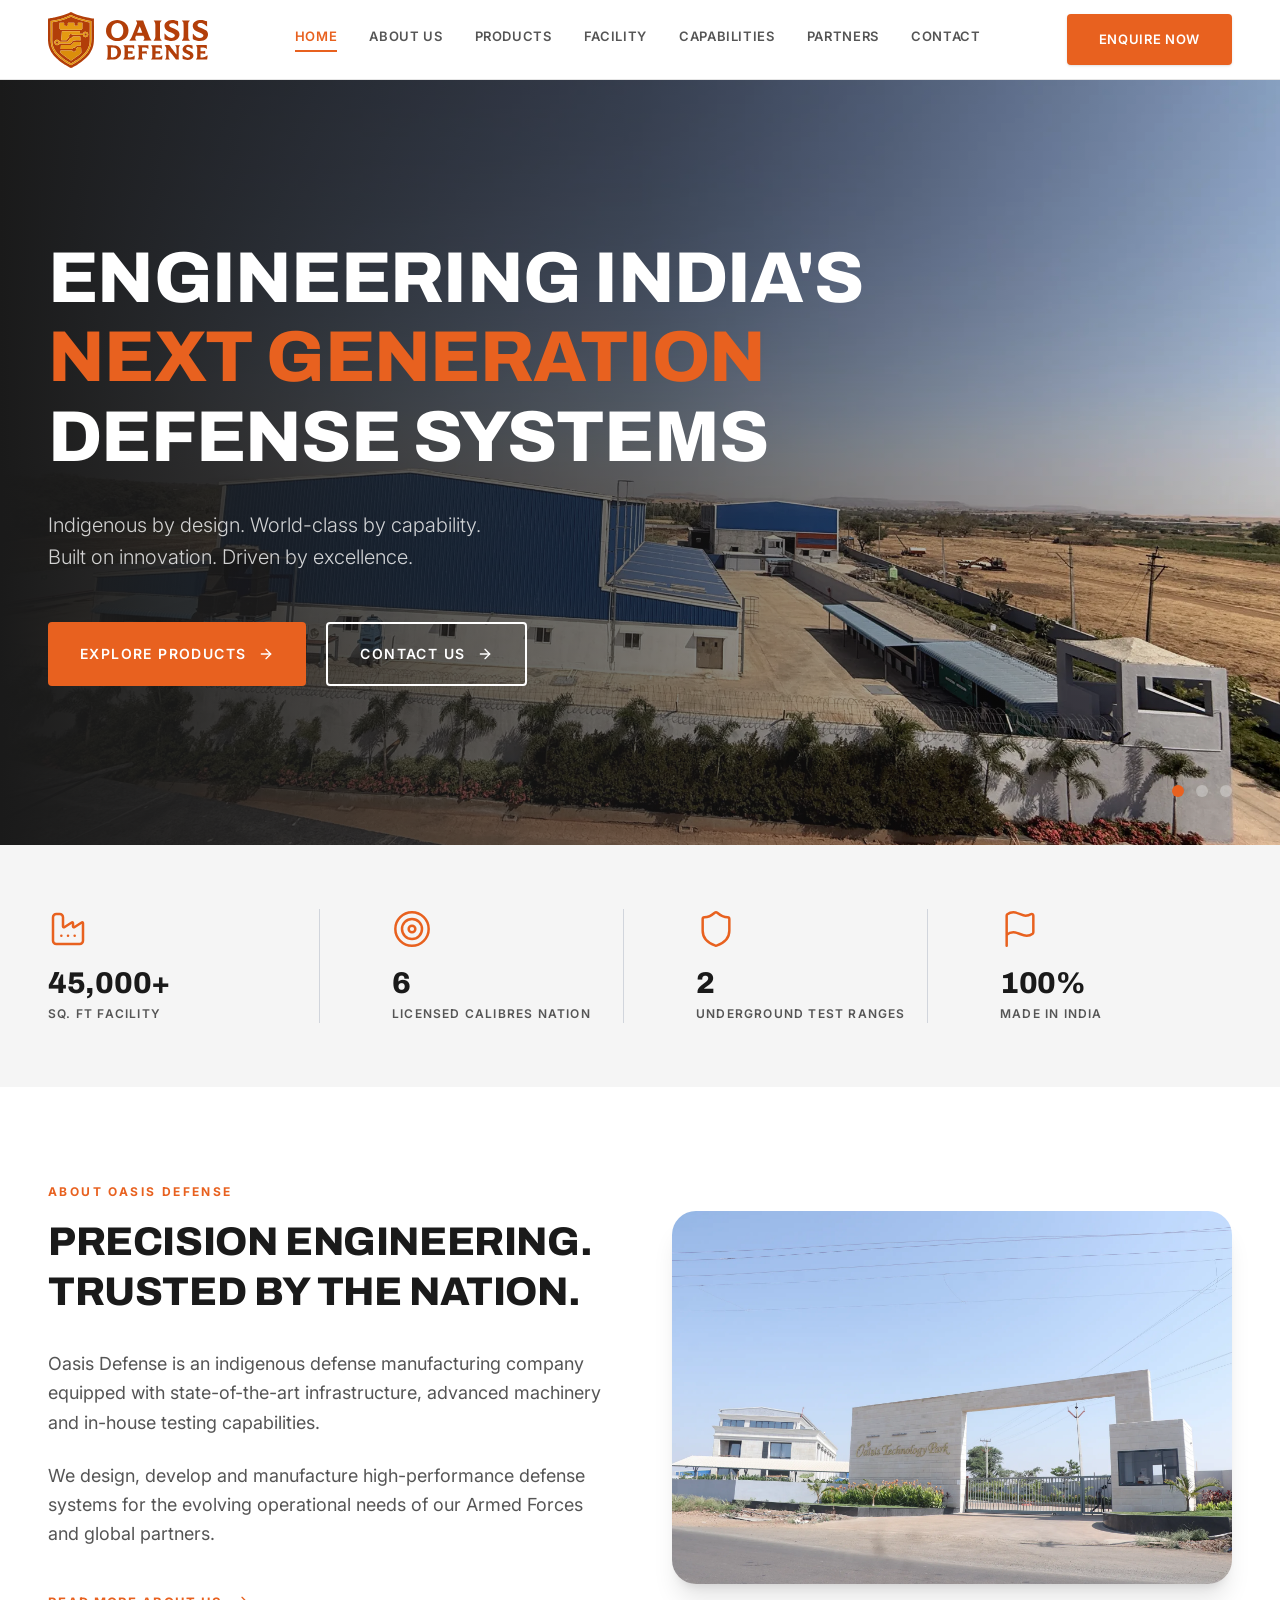
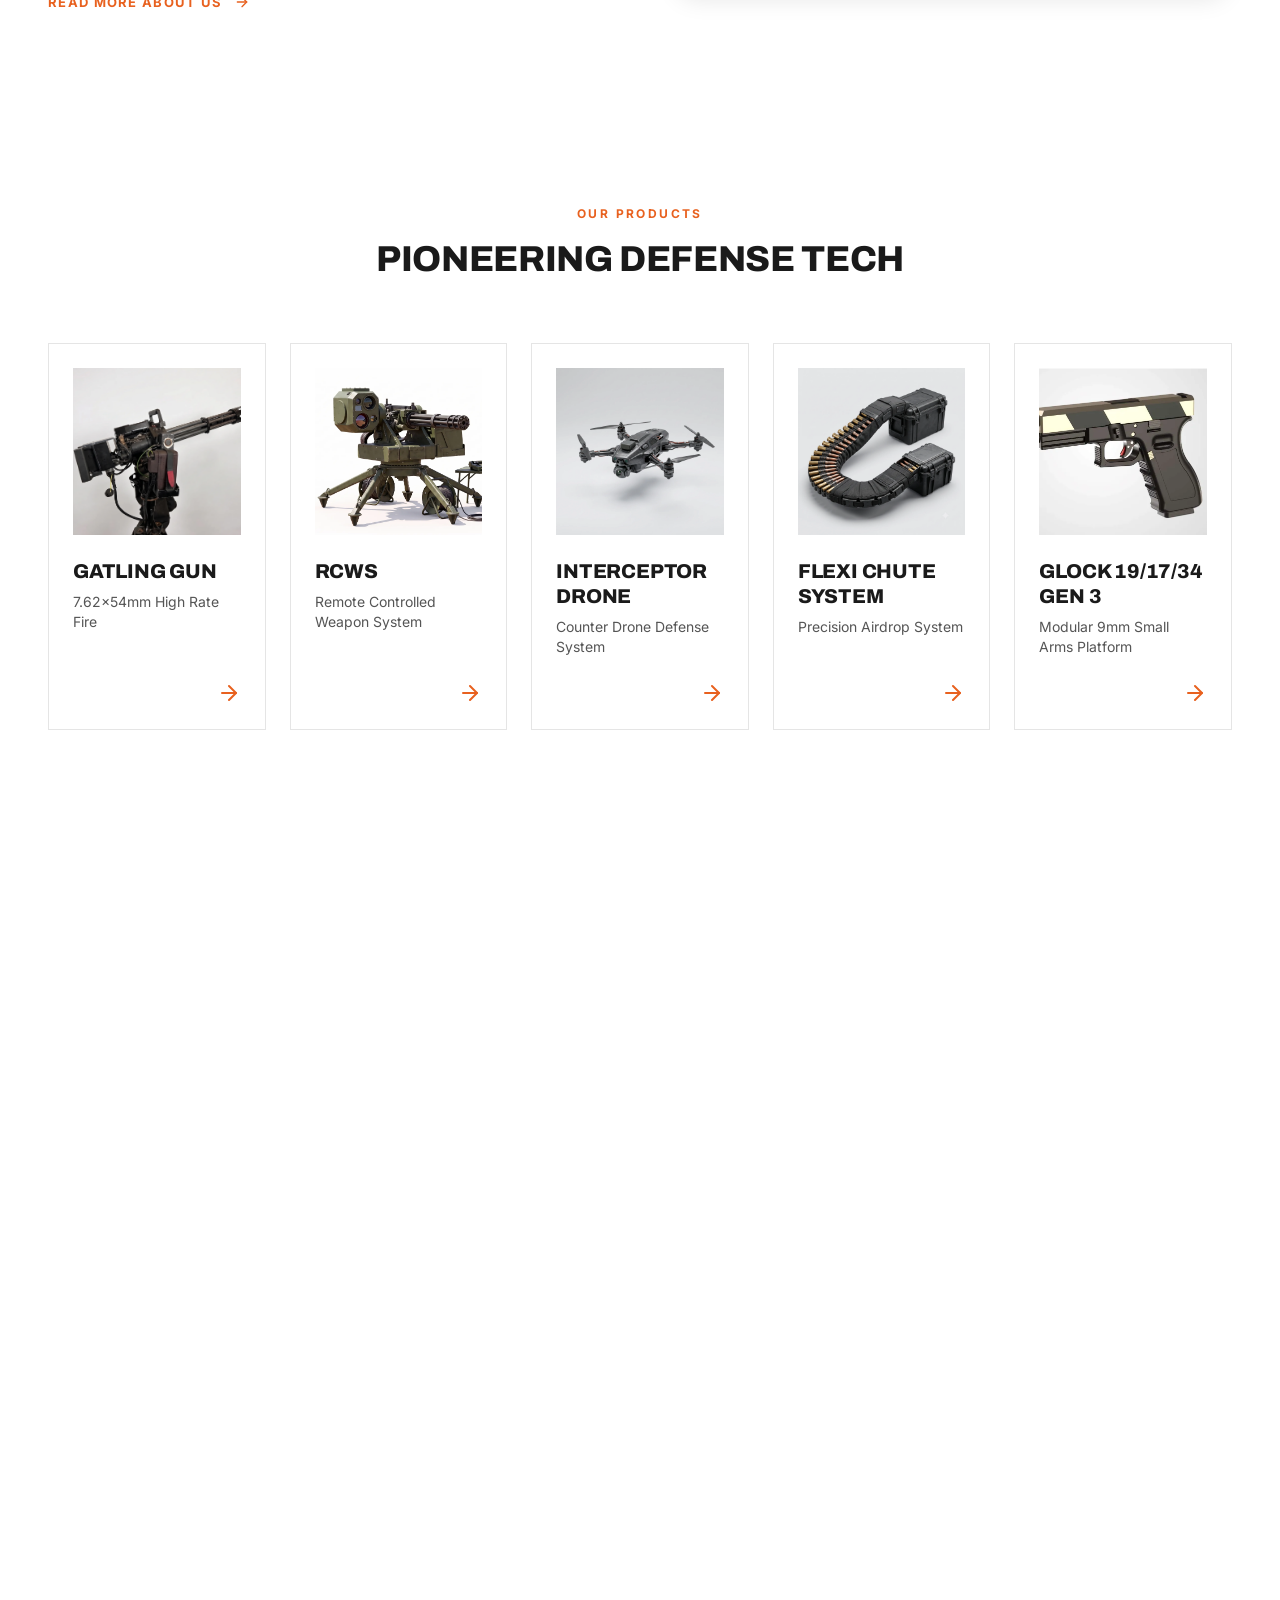
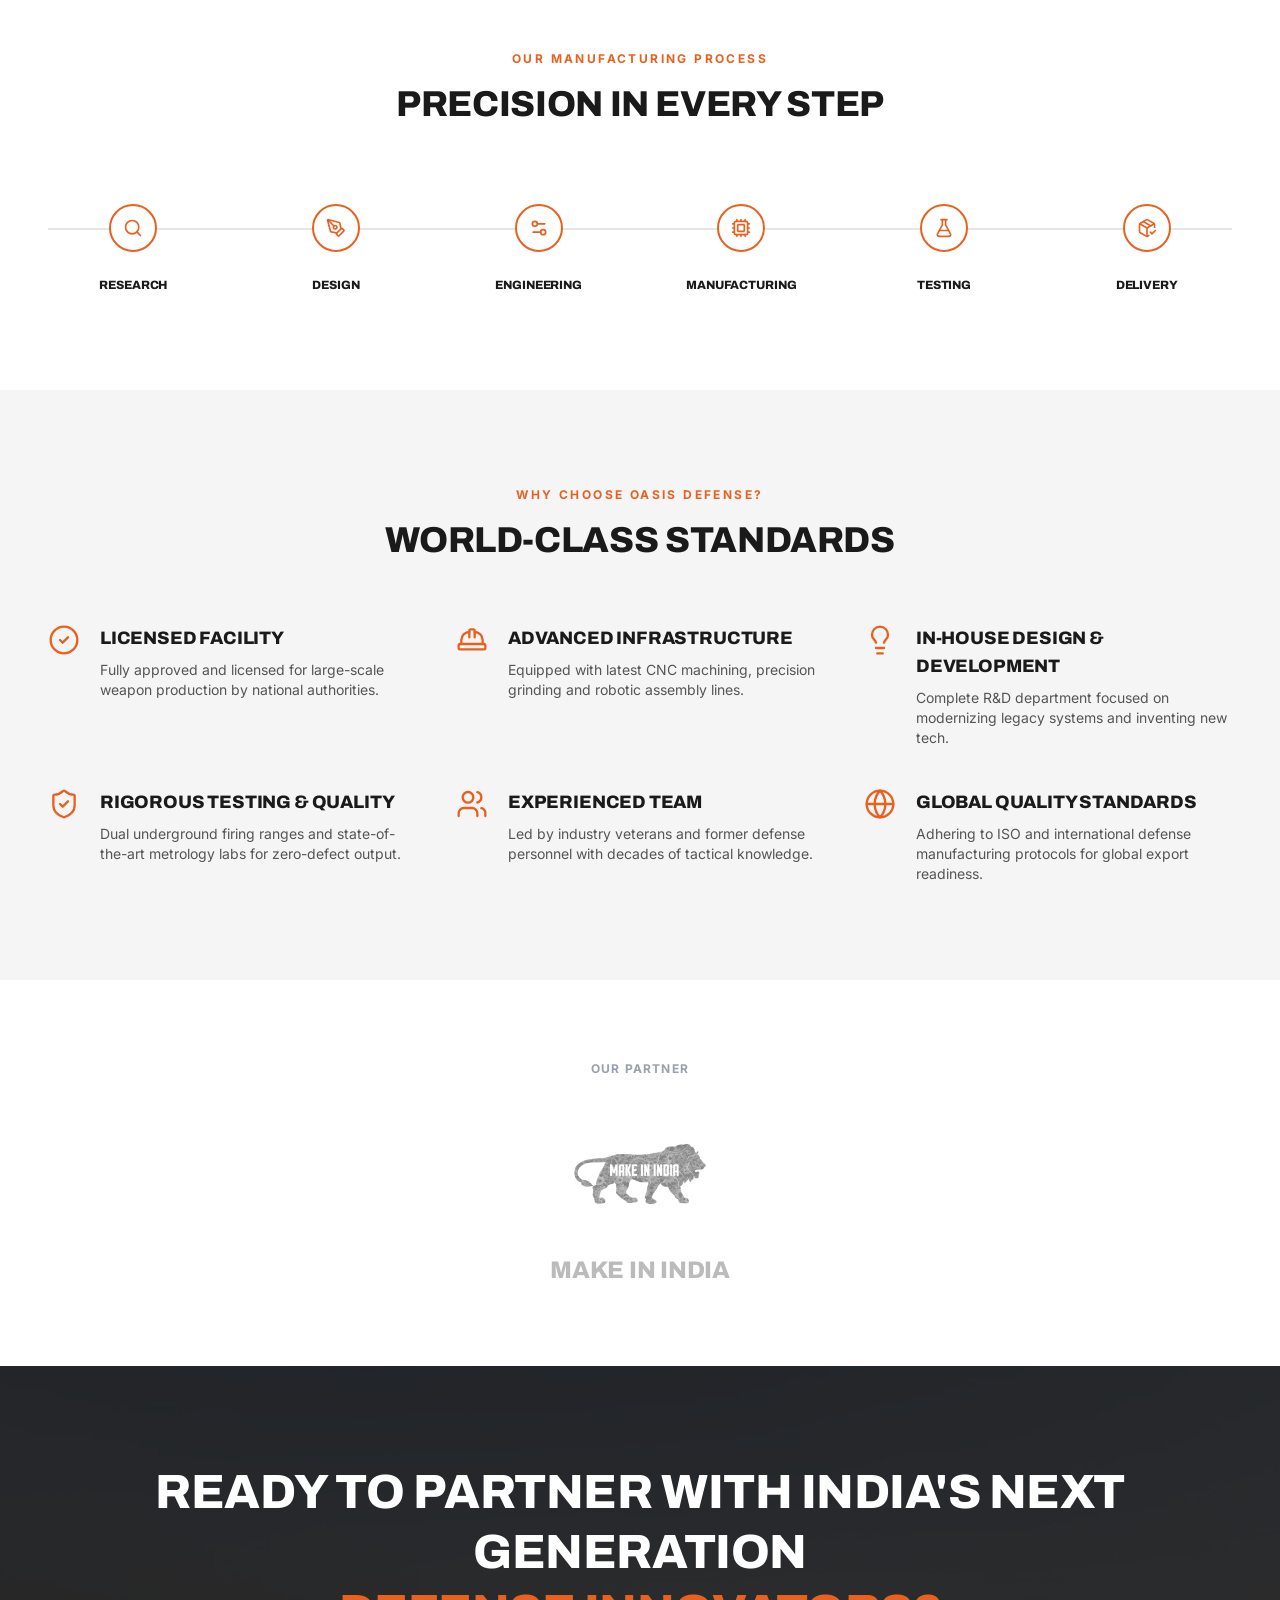
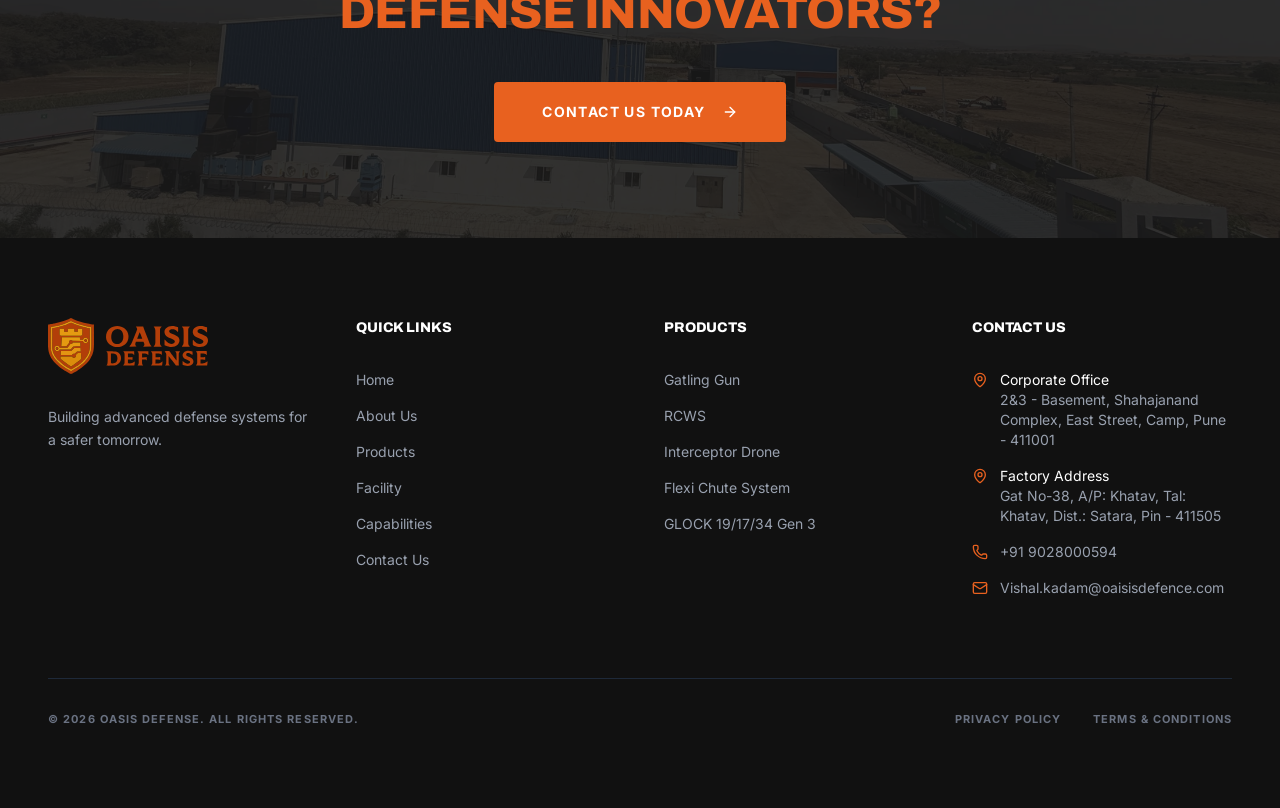
<file: index.html>
<!doctype html>
<html lang="en">
  <head>
    <meta charset="UTF-8" />
    <meta name="viewport" content="width=device-width, initial-scale=1.0" />
    <title>Oasis Defense | Engineering India's Next Generation Defense Systems</title>
    <meta
      name="description"
      content="Oasis Defense is an Indian defense manufacturing company building indigenous weapon systems, RCWS, counter-drone platforms, small arms, and airborne logistics solutions."
    />
    <meta
      name="keywords"
      content="Oasis Defense, defense manufacturing India, RCWS, Gatling Gun, Interceptor Drone, Flexi Chute System, counter drone system, small arms manufacturing"
    />
    <meta name="author" content="Oasis Defense" />
    <meta name="robots" content="index, follow" />
    <meta name="theme-color" content="#e8611f" />
    <link rel="canonical" href="https://oaisisdefense.com/" />
    <link rel="icon" href="/favicon.svg" type="image/svg+xml" />
    <link rel="manifest" href="/site.webmanifest" />
    <meta property="og:type" content="website" />
    <meta property="og:site_name" content="Oasis Defense" />
    <meta property="og:title" content="Oasis Defense | Engineering India's Next Generation Defense Systems" />
    <meta
      property="og:description"
      content="Indian defense manufacturing company building indigenous weapon systems, RCWS, counter-drone platforms, small arms, and airborne logistics solutions."
    />
    <meta property="og:url" content="https://oaisisdefense.com/" />
    <meta property="og:image" content="https://oaisisdefense.com/images/facility-campus-aerial.webp" />
    <meta name="twitter:card" content="summary_large_image" />
    <meta name="twitter:title" content="Oasis Defense | Engineering India's Next Generation Defense Systems" />
    <meta
      name="twitter:description"
      content="Indian defense manufacturing company building indigenous weapon systems, RCWS, counter-drone platforms, small arms, and airborne logistics solutions."
    />
    <meta name="twitter:image" content="https://oaisisdefense.com/images/facility-campus-aerial.webp" />
    <script type="application/ld+json">
      {
        "@context": "https://schema.org",
        "@type": "Organization",
        "name": "Oasis Defense",
        "url": "https://oaisisdefense.com/",
        "logo": "https://oaisisdefense.com/favicon.svg",
        "email": "Vishal.kadam@oaisisdefence.com",
        "telephone": "+91 9028000594",
        "address": [
          {
            "@type": "PostalAddress",
            "name": "Corporate Office",
            "streetAddress": "2&3 - Basement, Shahajanand Complex, East Street, Camp",
            "addressLocality": "Pune",
            "postalCode": "411001",
            "addressRegion": "Maharashtra",
            "addressCountry": "IN"
          },
          {
            "@type": "PostalAddress",
            "name": "Factory Address",
            "streetAddress": "Gat No-38, A/P: Khatav, Tal: Khatav",
            "addressLocality": "Satara",
            "postalCode": "411505",
            "addressRegion": "Maharashtra",
            "addressCountry": "IN"
          }
        ]
      }
    </script>
    <link rel="preconnect" href="https://fonts.googleapis.com" />
    <link rel="preconnect" href="https://fonts.gstatic.com" crossorigin />
    <link
      href="https://fonts.googleapis.com/css2?family=Archivo:wght@700;800&family=Inter:wght@400;500;600;700&display=swap"
      rel="stylesheet"
    />
    <script type="module" crossorigin src="/assets/index-rHygDVPB.js"></script>
    <link rel="stylesheet" crossorigin href="/assets/index-4nv_8i4f.css">
  </head>
  <body>
    <div id="root"></div>
  </body>
</html>
</file>
<file: assets/index-4nv_8i4f.css>
@layer properties{@supports (((-webkit-hyphens:none)) and (not (margin-trim:inline))) or ((-moz-orient:inline) and (not (color:rgb(from red r g b)))){*,:before,:after,::backdrop{--tw-space-y-reverse:0;--tw-border-style:solid;--tw-gradient-position:initial;--tw-gradient-from:#0000;--tw-gradient-via:#0000;--tw-gradient-to:#0000;--tw-gradient-stops:initial;--tw-gradient-via-stops:initial;--tw-gradient-from-position:0%;--tw-gradient-via-position:50%;--tw-gradient-to-position:100%;--tw-leading:initial;--tw-font-weight:initial;--tw-tracking:initial;--tw-shadow:0 0 #0000;--tw-shadow-color:initial;--tw-shadow-alpha:100%;--tw-inset-shadow:0 0 #0000;--tw-inset-shadow-color:initial;--tw-inset-shadow-alpha:100%;--tw-ring-color:initial;--tw-ring-shadow:0 0 #0000;--tw-inset-ring-color:initial;--tw-inset-ring-shadow:0 0 #0000;--tw-ring-inset:initial;--tw-ring-offset-width:0px;--tw-ring-offset-color:#fff;--tw-ring-offset-shadow:0 0 #0000;--tw-outline-style:solid;--tw-blur:initial;--tw-brightness:initial;--tw-contrast:initial;--tw-grayscale:initial;--tw-hue-rotate:initial;--tw-invert:initial;--tw-opacity:initial;--tw-saturate:initial;--tw-sepia:initial;--tw-drop-shadow:initial;--tw-drop-shadow-color:initial;--tw-drop-shadow-alpha:100%;--tw-drop-shadow-size:initial;--tw-duration:initial;--tw-ease:initial;--tw-translate-x:0;--tw-translate-y:0;--tw-translate-z:0;--tw-divide-x-reverse:0}}}@layer theme{:root,:host{--font-sans:ui-sans-serif, system-ui, sans-serif, "Apple Color Emoji", "Segoe UI Emoji", "Segoe UI Symbol", "Noto Color Emoji";--font-mono:ui-monospace, SFMono-Regular, Menlo, Monaco, Consolas, "Liberation Mono", "Courier New", monospace;--color-gray-300:oklch(87.2% .01 258.338);--color-gray-400:oklch(70.7% .022 261.325);--color-gray-500:oklch(55.1% .027 264.364);--color-gray-800:oklch(27.8% .033 256.848);--color-white:#fff;--spacing:.25rem;--container-2xl:42rem;--container-3xl:48rem;--container-4xl:56rem;--container-5xl:64rem;--container-7xl:80rem;--text-sm:.875rem;--text-sm--line-height:calc(1.25 / .875);--text-lg:1.125rem;--text-lg--line-height:calc(1.75 / 1.125);--text-xl:1.25rem;--text-xl--line-height:calc(1.75 / 1.25);--text-2xl:1.5rem;--text-2xl--line-height:calc(2 / 1.5);--text-3xl:1.875rem;--text-3xl--line-height: 1.2 ;--text-4xl:2.25rem;--text-4xl--line-height:calc(2.5 / 2.25);--text-5xl:3rem;--text-5xl--line-height:1;--text-6xl:3.75rem;--text-6xl--line-height:1;--font-weight-light:300;--font-weight-semibold:600;--font-weight-bold:700;--font-weight-extrabold:800;--tracking-wider:.05em;--tracking-widest:.1em;--leading-tight:1.25;--leading-relaxed:1.625;--radius-3xl:1.5rem;--default-transition-duration:.15s;--default-transition-timing-function:cubic-bezier(.4, 0, .2, 1);--default-font-family:var(--font-sans);--default-mono-font-family:var(--font-mono);--color-surface-alt:#f5f5f5;--color-surface-panel:#f0f0f0;--color-dark:#1a1a1a;--color-darker:#111;--color-accent:#e8611f;--color-accent-dark:#d05515;--color-body:#555;--color-line:#e5e5e5;--ease-brand:cubic-bezier(.4, 0, .2, 1)}}@layer base{*,:after,:before,::backdrop{box-sizing:border-box;border:0 solid;margin:0;padding:0}::file-selector-button{box-sizing:border-box;border:0 solid;margin:0;padding:0}html,:host{-webkit-text-size-adjust:100%;tab-size:4;line-height:1.5;font-family:var(--default-font-family,ui-sans-serif, system-ui, sans-serif, "Apple Color Emoji", "Segoe UI Emoji", "Segoe UI Symbol", "Noto Color Emoji");font-feature-settings:var(--default-font-feature-settings,normal);font-variation-settings:var(--default-font-variation-settings,normal);-webkit-tap-highlight-color:transparent}hr{height:0;color:inherit;border-top-width:1px}abbr:where([title]){-webkit-text-decoration:underline dotted;text-decoration:underline dotted}h1,h2,h3,h4,h5,h6{font-size:inherit;font-weight:inherit}a{color:inherit;-webkit-text-decoration:inherit;text-decoration:inherit}b,strong{font-weight:bolder}code,kbd,samp,pre{font-family:var(--default-mono-font-family,ui-monospace, SFMono-Regular, Menlo, Monaco, Consolas, "Liberation Mono", "Courier New", monospace);font-feature-settings:var(--default-mono-font-feature-settings,normal);font-variation-settings:var(--default-mono-font-variation-settings,normal);font-size:1em}small{font-size:80%}sub,sup{vertical-align:baseline;font-size:75%;line-height:0;position:relative}sub{bottom:-.25em}sup{top:-.5em}table{text-indent:0;border-color:inherit;border-collapse:collapse}:-moz-focusring{outline:auto}progress{vertical-align:baseline}summary{display:list-item}ol,ul,menu{list-style:none}img,svg,video,canvas,audio,iframe,embed,object{vertical-align:middle;display:block}img,video{max-width:100%;height:auto}button,input,select,optgroup,textarea{font:inherit;font-feature-settings:inherit;font-variation-settings:inherit;letter-spacing:inherit;color:inherit;opacity:1;background-color:#0000;border-radius:0}::file-selector-button{font:inherit;font-feature-settings:inherit;font-variation-settings:inherit;letter-spacing:inherit;color:inherit;opacity:1;background-color:#0000;border-radius:0}:where(select:is([multiple],[size])) optgroup{font-weight:bolder}:where(select:is([multiple],[size])) optgroup option{padding-inline-start:20px}::file-selector-button{margin-inline-end:4px}::placeholder{opacity:1}@supports (not ((-webkit-appearance:-apple-pay-button))) or (contain-intrinsic-size:1px){::placeholder{color:currentColor}@supports (color:color-mix(in lab,red,red)){::placeholder{color:color-mix(in oklab,currentcolor 50%,transparent)}}}textarea{resize:vertical}::-webkit-search-decoration{-webkit-appearance:none}::-webkit-date-and-time-value{min-height:1lh;text-align:inherit}::-webkit-datetime-edit{display:inline-flex}::-webkit-datetime-edit-fields-wrapper{padding:0}::-webkit-datetime-edit{padding-block:0}::-webkit-datetime-edit-year-field{padding-block:0}::-webkit-datetime-edit-month-field{padding-block:0}::-webkit-datetime-edit-day-field{padding-block:0}::-webkit-datetime-edit-hour-field{padding-block:0}::-webkit-datetime-edit-minute-field{padding-block:0}::-webkit-datetime-edit-second-field{padding-block:0}::-webkit-datetime-edit-millisecond-field{padding-block:0}::-webkit-datetime-edit-meridiem-field{padding-block:0}::-webkit-calendar-picker-indicator{line-height:1}:-moz-ui-invalid{box-shadow:none}button,input:where([type=button],[type=reset],[type=submit]){appearance:button}::file-selector-button{appearance:button}::-webkit-inner-spin-button{height:auto}::-webkit-outer-spin-button{height:auto}[hidden]:where(:not([hidden=until-found])){display:none!important}}@layer components;@layer utilities{.absolute{position:absolute}.fixed{position:fixed}.relative{position:relative}.sticky{position:sticky}.inset-0{inset:0}.top-0{top:0}.right-6{right:calc(var(--spacing) * 6)}.right-12{right:calc(var(--spacing) * 12)}.bottom-6{bottom:calc(var(--spacing) * 6)}.bottom-12{bottom:calc(var(--spacing) * 12)}.left-6{left:calc(var(--spacing) * 6)}.z-0{z-index:0}.z-10{z-index:10}.z-50{z-index:50}.mx-auto{margin-inline:auto}.mt-0\.5{margin-top:calc(var(--spacing) * .5)}.mt-3{margin-top:calc(var(--spacing) * 3)}.mt-6{margin-top:calc(var(--spacing) * 6)}.mt-10{margin-top:calc(var(--spacing) * 10)}.mt-12{margin-top:calc(var(--spacing) * 12)}.mt-20{margin-top:calc(var(--spacing) * 20)}.mt-auto{margin-top:auto}.mb-1{margin-bottom:var(--spacing)}.mb-2{margin-bottom:calc(var(--spacing) * 2)}.mb-3{margin-bottom:calc(var(--spacing) * 3)}.mb-4{margin-bottom:calc(var(--spacing) * 4)}.mb-5{margin-bottom:calc(var(--spacing) * 5)}.mb-6{margin-bottom:calc(var(--spacing) * 6)}.mb-8{margin-bottom:calc(var(--spacing) * 8)}.mb-10{margin-bottom:calc(var(--spacing) * 10)}.mb-12{margin-bottom:calc(var(--spacing) * 12)}.mb-16{margin-bottom:calc(var(--spacing) * 16)}.mb-20{margin-bottom:calc(var(--spacing) * 20)}.ml-auto{margin-left:auto}.block{display:block}.flex{display:flex}.grid{display:grid}.hidden{display:none}.inline{display:inline}.inline-flex{display:inline-flex}.aspect-square{aspect-ratio:1}.size-1\.5{width:calc(var(--spacing) * 1.5);height:calc(var(--spacing) * 1.5)}.size-4{width:calc(var(--spacing) * 4);height:calc(var(--spacing) * 4)}.size-5{width:calc(var(--spacing) * 5);height:calc(var(--spacing) * 5)}.size-6{width:calc(var(--spacing) * 6);height:calc(var(--spacing) * 6)}.size-8{width:calc(var(--spacing) * 8);height:calc(var(--spacing) * 8)}.size-10{width:calc(var(--spacing) * 10);height:calc(var(--spacing) * 10)}.h-3{height:calc(var(--spacing) * 3)}.h-10{height:calc(var(--spacing) * 10)}.h-12{height:calc(var(--spacing) * 12)}.h-14{height:calc(var(--spacing) * 14)}.h-20{height:calc(var(--spacing) * 20)}.h-28{height:calc(var(--spacing) * 28)}.h-\[85vh\]{height:85vh}.h-\[360px\]{height:360px}.h-\[380px\]{height:380px}.h-auto{height:auto}.h-full{height:100%}.min-h-\[600px\]{min-height:600px}.min-h-screen{min-height:100vh}.w-3{width:calc(var(--spacing) * 3)}.w-12{width:calc(var(--spacing) * 12)}.w-auto{width:auto}.w-full{width:100%}.max-w-2xl{max-width:var(--container-2xl)}.max-w-3xl{max-width:var(--container-3xl)}.max-w-4xl{max-width:var(--container-4xl)}.max-w-5xl{max-width:var(--container-5xl)}.max-w-7xl{max-width:var(--container-7xl)}.max-w-full{max-width:100%}.flex-1{flex:1}.shrink-0{flex-shrink:0}.resize{resize:both}.grid-cols-1{grid-template-columns:repeat(1,minmax(0,1fr))}.grid-cols-2{grid-template-columns:repeat(2,minmax(0,1fr))}.flex-col{flex-direction:column}.flex-wrap{flex-wrap:wrap}.items-center{align-items:center}.justify-between{justify-content:space-between}.justify-center{justify-content:center}.justify-end{justify-content:flex-end}.gap-2{gap:calc(var(--spacing) * 2)}.gap-3{gap:calc(var(--spacing) * 3)}.gap-4{gap:calc(var(--spacing) * 4)}.gap-5{gap:calc(var(--spacing) * 5)}.gap-6{gap:calc(var(--spacing) * 6)}.gap-8{gap:calc(var(--spacing) * 8)}.gap-10{gap:calc(var(--spacing) * 10)}.gap-12{gap:calc(var(--spacing) * 12)}.gap-14{gap:calc(var(--spacing) * 14)}.gap-16{gap:calc(var(--spacing) * 16)}:where(.space-y-3>:not(:last-child)){--tw-space-y-reverse:0;margin-block-start:calc(calc(var(--spacing) * 3) * var(--tw-space-y-reverse));margin-block-end:calc(calc(var(--spacing) * 3) * calc(1 - var(--tw-space-y-reverse)))}:where(.space-y-4>:not(:last-child)){--tw-space-y-reverse:0;margin-block-start:calc(calc(var(--spacing) * 4) * var(--tw-space-y-reverse));margin-block-end:calc(calc(var(--spacing) * 4) * calc(1 - var(--tw-space-y-reverse)))}:where(.space-y-5>:not(:last-child)){--tw-space-y-reverse:0;margin-block-start:calc(calc(var(--spacing) * 5) * var(--tw-space-y-reverse));margin-block-end:calc(calc(var(--spacing) * 5) * calc(1 - var(--tw-space-y-reverse)))}:where(.space-y-6>:not(:last-child)){--tw-space-y-reverse:0;margin-block-start:calc(calc(var(--spacing) * 6) * var(--tw-space-y-reverse));margin-block-end:calc(calc(var(--spacing) * 6) * calc(1 - var(--tw-space-y-reverse)))}:where(.space-y-12>:not(:last-child)){--tw-space-y-reverse:0;margin-block-start:calc(calc(var(--spacing) * 12) * var(--tw-space-y-reverse));margin-block-end:calc(calc(var(--spacing) * 12) * calc(1 - var(--tw-space-y-reverse)))}:where(.divide-gray-300>:not(:last-child)){border-color:var(--color-gray-300)}.overflow-hidden{overflow:hidden}.rounded{border-radius:.25rem}.rounded-3xl{border-radius:var(--radius-3xl)}.rounded-\[4px\]{border-radius:4px}.rounded-full{border-radius:3.40282e38px}.border{border-style:var(--tw-border-style);border-width:1px}.border-2{border-style:var(--tw-border-style);border-width:2px}.border-t{border-top-style:var(--tw-border-style);border-top-width:1px}.border-b{border-bottom-style:var(--tw-border-style);border-bottom-width:1px}.border-b-2{border-bottom-style:var(--tw-border-style);border-bottom-width:2px}.border-accent{border-color:var(--color-accent)}.border-gray-800{border-color:var(--color-gray-800)}.border-line{border-color:var(--color-line)}.border-transparent{border-color:#0000}.border-white{border-color:var(--color-white)}.bg-accent{background-color:var(--color-accent)}.bg-dark{background-color:var(--color-dark)}.bg-darker{background-color:var(--color-darker)}.bg-surface-alt{background-color:var(--color-surface-alt)}.bg-surface-panel{background-color:var(--color-surface-panel)}.bg-white{background-color:var(--color-white)}.bg-white\/30{background-color:#ffffff4d}@supports (color:color-mix(in lab,red,red)){.bg-white\/30{background-color:color-mix(in oklab,var(--color-white) 30%,transparent)}}.bg-gradient-to-r{--tw-gradient-position:to right in oklab;background-image:linear-gradient(var(--tw-gradient-stops))}.bg-gradient-to-t{--tw-gradient-position:to top in oklab;background-image:linear-gradient(var(--tw-gradient-stops))}.from-dark{--tw-gradient-from:var(--color-dark);--tw-gradient-stops:var(--tw-gradient-via-stops,var(--tw-gradient-position), var(--tw-gradient-from) var(--tw-gradient-from-position), var(--tw-gradient-to) var(--tw-gradient-to-position))}.from-dark\/70{--tw-gradient-from:#1a1a1ab3}@supports (color:color-mix(in lab,red,red)){.from-dark\/70{--tw-gradient-from:color-mix(in oklab, var(--color-dark) 70%, transparent)}}.from-dark\/70{--tw-gradient-stops:var(--tw-gradient-via-stops,var(--tw-gradient-position), var(--tw-gradient-from) var(--tw-gradient-from-position), var(--tw-gradient-to) var(--tw-gradient-to-position))}.from-dark\/80{--tw-gradient-from:#1a1a1acc}@supports (color:color-mix(in lab,red,red)){.from-dark\/80{--tw-gradient-from:color-mix(in oklab, var(--color-dark) 80%, transparent)}}.from-dark\/80{--tw-gradient-stops:var(--tw-gradient-via-stops,var(--tw-gradient-position), var(--tw-gradient-from) var(--tw-gradient-from-position), var(--tw-gradient-to) var(--tw-gradient-to-position))}.via-dark\/20{--tw-gradient-via:#1a1a1a33}@supports (color:color-mix(in lab,red,red)){.via-dark\/20{--tw-gradient-via:color-mix(in oklab, var(--color-dark) 20%, transparent)}}.via-dark\/20{--tw-gradient-via-stops:var(--tw-gradient-position), var(--tw-gradient-from) var(--tw-gradient-from-position), var(--tw-gradient-via) var(--tw-gradient-via-position), var(--tw-gradient-to) var(--tw-gradient-to-position);--tw-gradient-stops:var(--tw-gradient-via-stops)}.via-dark\/60{--tw-gradient-via:#1a1a1a99}@supports (color:color-mix(in lab,red,red)){.via-dark\/60{--tw-gradient-via:color-mix(in oklab, var(--color-dark) 60%, transparent)}}.via-dark\/60{--tw-gradient-via-stops:var(--tw-gradient-position), var(--tw-gradient-from) var(--tw-gradient-from-position), var(--tw-gradient-via) var(--tw-gradient-via-position), var(--tw-gradient-to) var(--tw-gradient-to-position);--tw-gradient-stops:var(--tw-gradient-via-stops)}.via-transparent{--tw-gradient-via:transparent;--tw-gradient-via-stops:var(--tw-gradient-position), var(--tw-gradient-from) var(--tw-gradient-from-position), var(--tw-gradient-via) var(--tw-gradient-via-position), var(--tw-gradient-to) var(--tw-gradient-to-position);--tw-gradient-stops:var(--tw-gradient-via-stops)}.to-transparent{--tw-gradient-to:transparent;--tw-gradient-stops:var(--tw-gradient-via-stops,var(--tw-gradient-position), var(--tw-gradient-from) var(--tw-gradient-from-position), var(--tw-gradient-to) var(--tw-gradient-to-position))}.object-contain{object-fit:contain}.object-cover{object-fit:cover}.p-6{padding:calc(var(--spacing) * 6)}.px-4{padding-inline:calc(var(--spacing) * 4)}.px-6{padding-inline:calc(var(--spacing) * 6)}.px-8{padding-inline:calc(var(--spacing) * 8)}.px-10{padding-inline:calc(var(--spacing) * 10)}.px-12{padding-inline:calc(var(--spacing) * 12)}.py-3{padding-block:calc(var(--spacing) * 3)}.py-4{padding-block:calc(var(--spacing) * 4)}.py-5{padding-block:calc(var(--spacing) * 5)}.py-16{padding-block:calc(var(--spacing) * 16)}.py-20{padding-block:calc(var(--spacing) * 20)}.py-24{padding-block:calc(var(--spacing) * 24)}.pt-8{padding-top:calc(var(--spacing) * 8)}.pt-10{padding-top:calc(var(--spacing) * 10)}.pb-1{padding-bottom:var(--spacing)}.pb-10{padding-bottom:calc(var(--spacing) * 10)}.text-center{text-align:center}.text-2xl{font-size:var(--text-2xl);line-height:var(--tw-leading,var(--text-2xl--line-height))}.text-3xl{font-size:var(--text-3xl);line-height:var(--tw-leading,var(--text-3xl--line-height))}.text-4xl{font-size:var(--text-4xl);line-height:var(--tw-leading,var(--text-4xl--line-height))}.text-5xl{font-size:var(--text-5xl);line-height:var(--tw-leading,var(--text-5xl--line-height))}.text-lg{font-size:var(--text-lg);line-height:var(--tw-leading,var(--text-lg--line-height))}.text-sm{font-size:var(--text-sm);line-height:var(--tw-leading,var(--text-sm--line-height))}.text-xl{font-size:var(--text-xl);line-height:var(--tw-leading,var(--text-xl--line-height))}.text-\[11px\]{font-size:11px}.text-\[12px\]{font-size:12px}.text-\[13px\]{font-size:13px}.text-\[16px\]{font-size:16px}.leading-\[1\.1\]{--tw-leading:1.1;line-height:1.1}.leading-\[1\.85\]{--tw-leading:1.85;line-height:1.85}.leading-relaxed{--tw-leading:var(--leading-relaxed);line-height:var(--leading-relaxed)}.leading-tight{--tw-leading:var(--leading-tight);line-height:var(--leading-tight)}.font-bold{--tw-font-weight:var(--font-weight-bold);font-weight:var(--font-weight-bold)}.font-extrabold{--tw-font-weight:var(--font-weight-extrabold);font-weight:var(--font-weight-extrabold)}.font-light{--tw-font-weight:var(--font-weight-light);font-weight:var(--font-weight-light)}.font-semibold{--tw-font-weight:var(--font-weight-semibold);font-weight:var(--font-weight-semibold)}.tracking-wider{--tw-tracking:var(--tracking-wider);letter-spacing:var(--tracking-wider)}.tracking-widest{--tw-tracking:var(--tracking-widest);letter-spacing:var(--tracking-widest)}.text-accent{color:var(--color-accent)}.text-body{color:var(--color-body)}.text-dark{color:var(--color-dark)}.text-gray-400{color:var(--color-gray-400)}.text-gray-500{color:var(--color-gray-500)}.text-white{color:var(--color-white)}.text-white\/80{color:#fffc}@supports (color:color-mix(in lab,red,red)){.text-white\/80{color:color-mix(in oklab,var(--color-white) 80%,transparent)}}.normal-case{text-transform:none}.uppercase{text-transform:uppercase}.opacity-10{opacity:.1}.shadow,.shadow-sm{--tw-shadow:0 1px 3px 0 var(--tw-shadow-color,#0000001a), 0 1px 2px -1px var(--tw-shadow-color,#0000001a);box-shadow:var(--tw-inset-shadow),var(--tw-inset-ring-shadow),var(--tw-ring-offset-shadow),var(--tw-ring-shadow),var(--tw-shadow)}.shadow-xl{--tw-shadow:0 20px 25px -5px var(--tw-shadow-color,#0000001a), 0 8px 10px -6px var(--tw-shadow-color,#0000001a);box-shadow:var(--tw-inset-shadow),var(--tw-inset-ring-shadow),var(--tw-ring-offset-shadow),var(--tw-ring-shadow),var(--tw-shadow)}.outline{outline-style:var(--tw-outline-style);outline-width:1px}.grayscale{--tw-grayscale:grayscale(100%);filter:var(--tw-blur,) var(--tw-brightness,) var(--tw-contrast,) var(--tw-grayscale,) var(--tw-hue-rotate,) var(--tw-invert,) var(--tw-saturate,) var(--tw-sepia,) var(--tw-drop-shadow,)}.transition-all{transition-property:all;transition-timing-function:var(--tw-ease,var(--default-transition-timing-function));transition-duration:var(--tw-duration,var(--default-transition-duration))}.transition-colors{transition-property:color,background-color,border-color,outline-color,text-decoration-color,fill,stroke,--tw-gradient-from,--tw-gradient-via,--tw-gradient-to;transition-timing-function:var(--tw-ease,var(--default-transition-timing-function));transition-duration:var(--tw-duration,var(--default-transition-duration))}.transition-transform{transition-property:transform,translate,scale,rotate;transition-timing-function:var(--tw-ease,var(--default-transition-timing-function));transition-duration:var(--tw-duration,var(--default-transition-duration))}.duration-400{--tw-duration:.4s;transition-duration:.4s}.ease-brand{--tw-ease:var(--ease-brand);transition-timing-function:var(--ease-brand)}@media(hover:hover){.group-hover\:translate-x-1:is(:where(.group):hover *){--tw-translate-x:var(--spacing);translate:var(--tw-translate-x) var(--tw-translate-y)}}.last\:border-b-0:last-child{border-bottom-style:var(--tw-border-style);border-bottom-width:0}.last\:pb-0:last-child{padding-bottom:0}@media(hover:hover){.hover\:-translate-y-2\.5:hover{--tw-translate-y:calc(var(--spacing) * -2.5);translate:var(--tw-translate-x) var(--tw-translate-y)}.hover\:bg-accent-dark:hover{background-color:var(--color-accent-dark)}.hover\:bg-white:hover{background-color:var(--color-white)}.hover\:text-accent:hover{color:var(--color-accent)}.hover\:text-dark:hover{color:var(--color-dark)}.hover\:shadow-\[0_20px_40px_rgba\(0\,0\,0\,0\.05\)\]:hover{--tw-shadow:0 20px 40px var(--tw-shadow-color,#0000000d);box-shadow:var(--tw-inset-shadow),var(--tw-inset-ring-shadow),var(--tw-ring-offset-shadow),var(--tw-ring-shadow),var(--tw-shadow)}}@media(min-width:40rem){.sm\:h-\[440px\]{height:440px}.sm\:grid-cols-2{grid-template-columns:repeat(2,minmax(0,1fr))}}@media(min-width:48rem){.md\:block{display:block}.md\:h-36{height:calc(var(--spacing) * 36)}.md\:h-\[460px\]{height:460px}.md\:h-\[500px\]{height:500px}.md\:h-\[600px\]{height:600px}.md\:grid-cols-2{grid-template-columns:repeat(2,minmax(0,1fr))}.md\:grid-cols-3{grid-template-columns:repeat(3,minmax(0,1fr))}.md\:flex-row{flex-direction:row}.md\:text-2xl{font-size:var(--text-2xl);line-height:var(--tw-leading,var(--text-2xl--line-height))}.md\:text-3xl{font-size:var(--text-3xl);line-height:var(--tw-leading,var(--text-3xl--line-height))}.md\:text-4xl{font-size:var(--text-4xl);line-height:var(--tw-leading,var(--text-4xl--line-height))}.md\:text-5xl{font-size:var(--text-5xl);line-height:var(--tw-leading,var(--text-5xl--line-height))}.md\:text-6xl{font-size:var(--text-6xl);line-height:var(--tw-leading,var(--text-6xl--line-height))}.md\:text-xl{font-size:var(--text-xl);line-height:var(--tw-leading,var(--text-xl--line-height))}.md\:text-\[17px\]{font-size:17px}}@media(min-width:64rem){.lg\:grid-cols-1{grid-template-columns:repeat(1,minmax(0,1fr))}.lg\:grid-cols-2{grid-template-columns:repeat(2,minmax(0,1fr))}.lg\:grid-cols-3{grid-template-columns:repeat(3,minmax(0,1fr))}.lg\:grid-cols-4{grid-template-columns:repeat(4,minmax(0,1fr))}.lg\:grid-cols-5{grid-template-columns:repeat(5,minmax(0,1fr))}.lg\:grid-cols-6{grid-template-columns:repeat(6,minmax(0,1fr))}.lg\:grid-cols-\[0\.95fr_1\.05fr\]{grid-template-columns:.95fr 1.05fr}.lg\:grid-cols-\[1\.1fr_0\.9fr\]{grid-template-columns:1.1fr .9fr}.lg\:items-center{align-items:center}.lg\:items-start{align-items:flex-start}:where(.lg\:divide-x>:not(:last-child)){--tw-divide-x-reverse:0;border-inline-style:var(--tw-border-style);border-inline-start-width:calc(1px * var(--tw-divide-x-reverse));border-inline-end-width:calc(1px * calc(1 - var(--tw-divide-x-reverse)))}.lg\:px-12{padding-inline:calc(var(--spacing) * 12)}.lg\:py-28{padding-block:calc(var(--spacing) * 28)}.lg\:pl-10{padding-left:calc(var(--spacing) * 10)}.lg\:text-left{text-align:left}.lg\:text-\[40px\]{font-size:40px}.lg\:text-\[58px\]{font-size:58px}.lg\:text-\[64px\]{font-size:64px}.lg\:text-\[72px\]{font-size:72px}}@media(min-width:80rem){.xl\:ml-0{margin-left:0}.xl\:flex{display:flex}}}@property --tw-space-y-reverse{syntax:"*";inherits:false;initial-value:0}@property --tw-border-style{syntax:"*";inherits:false;initial-value:solid}@property --tw-gradient-position{syntax:"*";inherits:false}@property --tw-gradient-from{syntax:"<color>";inherits:false;initial-value:#0000}@property --tw-gradient-via{syntax:"<color>";inherits:false;initial-value:#0000}@property --tw-gradient-to{syntax:"<color>";inherits:false;initial-value:#0000}@property --tw-gradient-stops{syntax:"*";inherits:false}@property --tw-gradient-via-stops{syntax:"*";inherits:false}@property --tw-gradient-from-position{syntax:"<length-percentage>";inherits:false;initial-value:0%}@property --tw-gradient-via-position{syntax:"<length-percentage>";inherits:false;initial-value:50%}@property --tw-gradient-to-position{syntax:"<length-percentage>";inherits:false;initial-value:100%}@property --tw-leading{syntax:"*";inherits:false}@property --tw-font-weight{syntax:"*";inherits:false}@property --tw-tracking{syntax:"*";inherits:false}@property --tw-shadow{syntax:"*";inherits:false;initial-value:0 0 #0000}@property --tw-shadow-color{syntax:"*";inherits:false}@property --tw-shadow-alpha{syntax:"<percentage>";inherits:false;initial-value:100%}@property --tw-inset-shadow{syntax:"*";inherits:false;initial-value:0 0 #0000}@property --tw-inset-shadow-color{syntax:"*";inherits:false}@property --tw-inset-shadow-alpha{syntax:"<percentage>";inherits:false;initial-value:100%}@property --tw-ring-color{syntax:"*";inherits:false}@property --tw-ring-shadow{syntax:"*";inherits:false;initial-value:0 0 #0000}@property --tw-inset-ring-color{syntax:"*";inherits:false}@property --tw-inset-ring-shadow{syntax:"*";inherits:false;initial-value:0 0 #0000}@property --tw-ring-inset{syntax:"*";inherits:false}@property --tw-ring-offset-width{syntax:"<length>";inherits:false;initial-value:0}@property --tw-ring-offset-color{syntax:"*";inherits:false;initial-value:#fff}@property --tw-ring-offset-shadow{syntax:"*";inherits:false;initial-value:0 0 #0000}@property --tw-outline-style{syntax:"*";inherits:false;initial-value:solid}@property --tw-blur{syntax:"*";inherits:false}@property --tw-brightness{syntax:"*";inherits:false}@property --tw-contrast{syntax:"*";inherits:false}@property --tw-grayscale{syntax:"*";inherits:false}@property --tw-hue-rotate{syntax:"*";inherits:false}@property --tw-invert{syntax:"*";inherits:false}@property --tw-opacity{syntax:"*";inherits:false}@property --tw-saturate{syntax:"*";inherits:false}@property --tw-sepia{syntax:"*";inherits:false}@property --tw-drop-shadow{syntax:"*";inherits:false}@property --tw-drop-shadow-color{syntax:"*";inherits:false}@property --tw-drop-shadow-alpha{syntax:"<percentage>";inherits:false;initial-value:100%}@property --tw-drop-shadow-size{syntax:"*";inherits:false}@property --tw-duration{syntax:"*";inherits:false}@property --tw-ease{syntax:"*";inherits:false}@property --tw-translate-x{syntax:"*";inherits:false;initial-value:0}@property --tw-translate-y{syntax:"*";inherits:false;initial-value:0}@property --tw-translate-z{syntax:"*";inherits:false;initial-value:0}@property --tw-divide-x-reverse{syntax:"*";inherits:false;initial-value:0}body{background-color:#fff;color:#1a1a1a;font-family:Inter,Poppins,sans-serif}.font-heading{font-family:Archivo,Inter,sans-serif;text-transform:uppercase;letter-spacing:-.01em}.section-label{color:#e8611f;font-size:12px;font-weight:700;letter-spacing:.2em;text-transform:uppercase}.reveal-on-scroll{opacity:0;transform:translateY(20px);transition:all .6s ease-out}.reveal-on-scroll.active{opacity:1;transform:translateY(0)}.process-line:before{content:"";position:absolute;top:24px;left:0;right:0;height:2px;background:#e5e5e5;z-index:0}.facility-photo{filter:grayscale(.08) saturate(1.08) contrast(1.02);transition:filter .7s ease,transform .7s ease}.facility-photo:hover{filter:grayscale(0) saturate(1.05);transform:scale(1.035)}.facility-gallery{position:relative;display:block;isolation:isolate}.facility-slide{position:absolute;inset:0;opacity:0;animation:mobile-facility-fade 16s ease-in-out infinite}.facility-slide:nth-child(2){animation-delay:4s}.facility-slide:nth-child(3){animation-delay:8s}.facility-slide:nth-child(4){animation-delay:12s}.facility-slide .facility-photo{transform:scale(1.04);animation-duration:16s;animation-iteration-count:infinite;animation-timing-function:ease-in-out}.facility-slide:nth-child(1) .facility-photo{animation-name:mobile-pan-right}.facility-slide:nth-child(2) .facility-photo{animation-name:mobile-pan-left;animation-delay:4s}.facility-slide:nth-child(3) .facility-photo{animation-name:mobile-pan-up;animation-delay:8s}.facility-slide:nth-child(4) .facility-photo{animation-name:mobile-pan-diagonal;animation-delay:12s}.facility-slide:after{content:"";position:absolute;inset:0;z-index:1;background:linear-gradient(180deg,transparent 45%,rgba(0,0,0,.68));opacity:.84;pointer-events:none;transition:opacity .45s ease}.facility-caption{position:absolute;left:48px;right:48px;bottom:44px;z-index:2;color:#fff;text-shadow:0 2px 14px rgba(0,0,0,.45);transform-origin:bottom left;transition:transform .45s ease,opacity .45s ease}.facility-caption h3{margin:0 0 10px;font-family:Archivo,Inter,sans-serif;font-size:34px;font-weight:800;letter-spacing:.08em;line-height:1.05;text-transform:uppercase}.facility-caption p{margin:0;max-width:420px;color:#ffffffd1;font-size:15px;font-weight:600;line-height:1.35}@media(hover:hover)and (pointer:fine){.facility-slide:hover:after{opacity:1}.facility-slide:hover .facility-caption{transform:scale(1.18) translateY(-4px)}.facility-slide:hover .facility-caption p{color:#fffffff0}}.partner-cloud{filter:grayscale(1);opacity:.5;transition:filter .5s ease,opacity .5s ease}.partner-cloud:hover{filter:grayscale(0);opacity:1}@media(hover:none)and (pointer:coarse){.partner-cloud{animation:mobile-partner-glow 5.5s ease-in-out infinite alternate}}@media(max-width:767px){.facility-slide:after{background:linear-gradient(180deg,transparent 40%,rgba(0,0,0,.76));opacity:1}.facility-caption{left:18px;right:18px;bottom:20px;transform:none}.facility-caption h3{margin-bottom:7px;font-size:20px;letter-spacing:.06em}.facility-caption p{max-width:260px;color:#ffffffe6;font-size:13px;line-height:1.3}}@media(prefers-reduced-motion:reduce){.facility-photo,.partner-cloud,.facility-slide{animation:none}.facility-photo{filter:grayscale(.25) saturate(1)}.partner-cloud{filter:grayscale(.25);opacity:.82}}@media(prefers-reduced-motion:reduce){.facility-slide:first-child{opacity:1}.facility-slide:not(:first-child){opacity:0}}@keyframes mobile-facility-fade{0%,24%{opacity:1}33%,to{opacity:0}}@keyframes mobile-pan-right{0%{transform:scale(1.05) translate(-2%)}24%{transform:scale(1.12) translate(2%)}to{transform:scale(1.05) translate(2%)}}@keyframes mobile-pan-left{0%{transform:scale(1.1) translate(2%)}24%{transform:scale(1.04) translate(-2%)}to{transform:scale(1.04) translate(-2%)}}@keyframes mobile-pan-up{0%{transform:scale(1.08) translateY(2%)}24%{transform:scale(1.13) translateY(-2%)}to{transform:scale(1.13) translateY(-2%)}}@keyframes mobile-pan-diagonal{0%{transform:scale(1.12) translate(-1.5%,1.5%)}24%{transform:scale(1.06) translate(1.5%,-1.5%)}to{transform:scale(1.06) translate(1.5%,-1.5%)}}@keyframes mobile-partner-glow{0%{filter:grayscale(.8);opacity:.55}to{filter:grayscale(.05);opacity:1}}.no-scrollbar{scrollbar-width:none;-ms-overflow-style:none}.no-scrollbar::-webkit-scrollbar{display:none}
</file>
